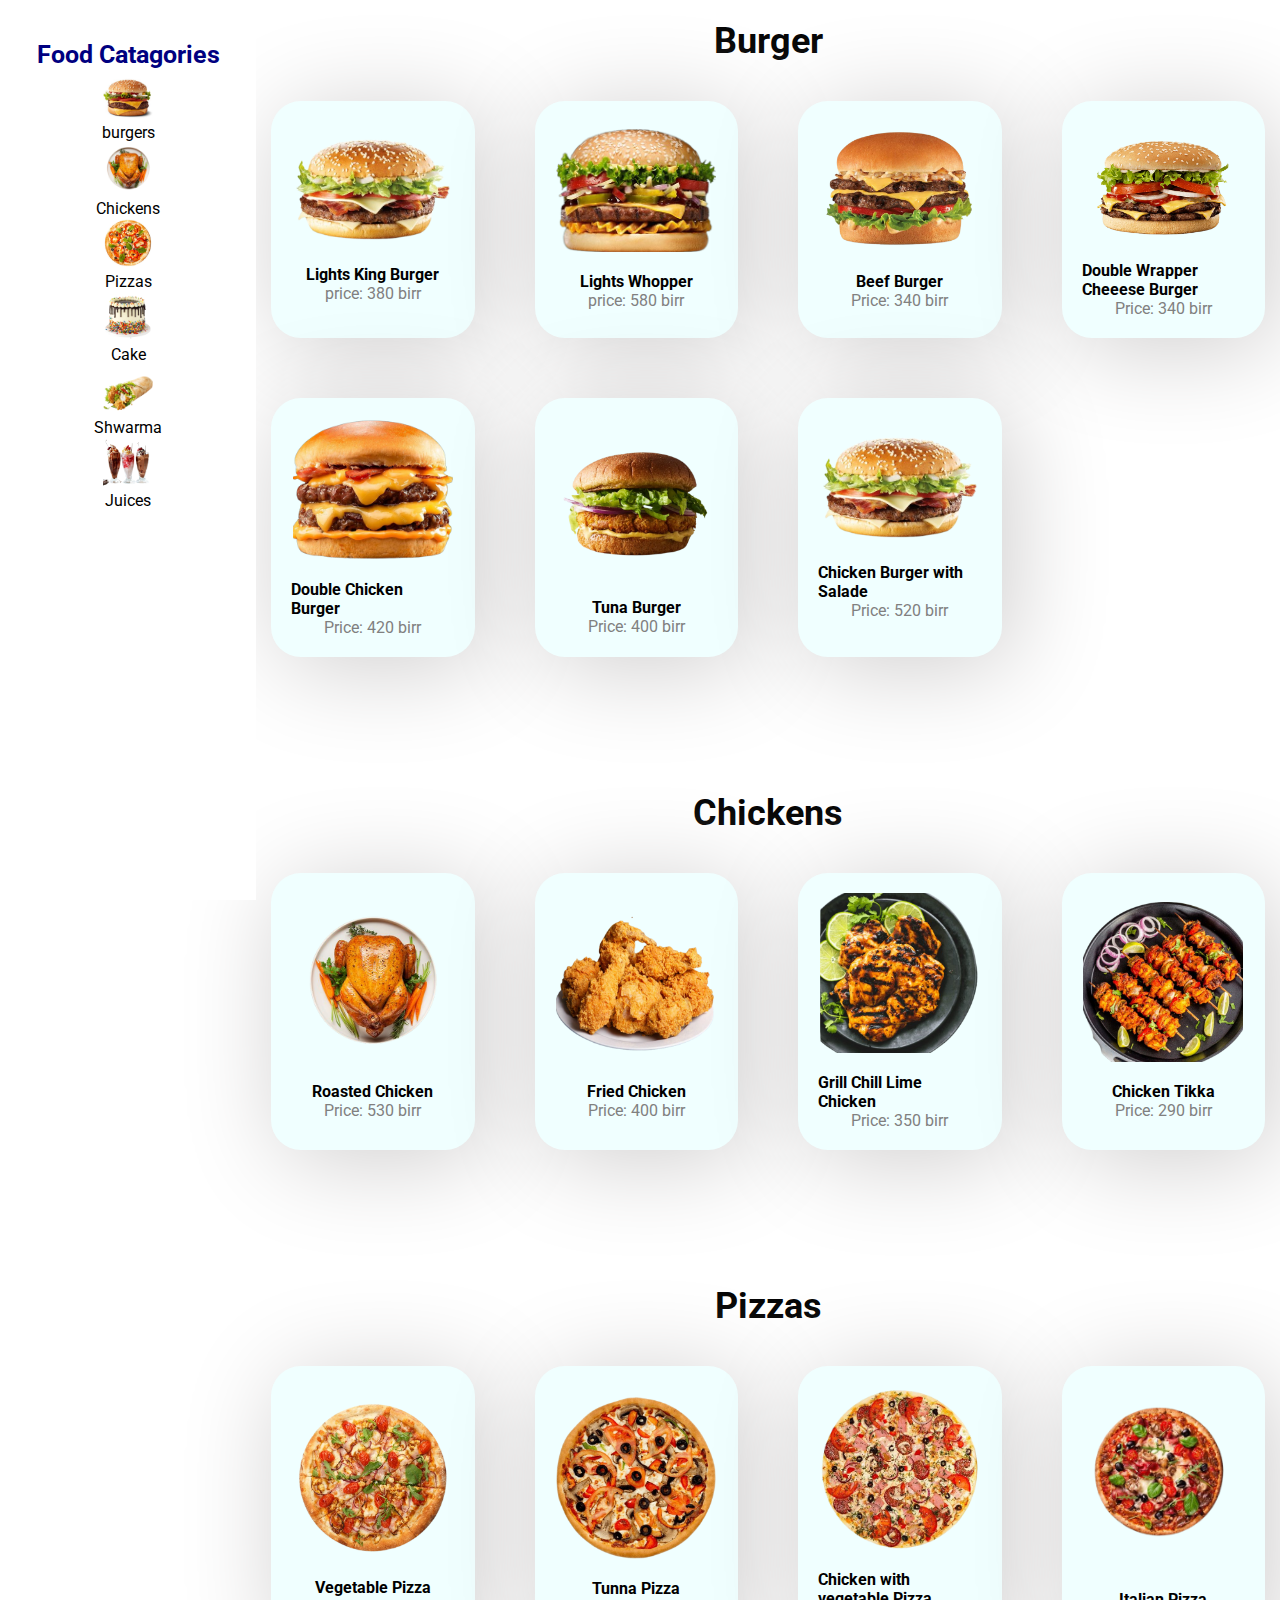
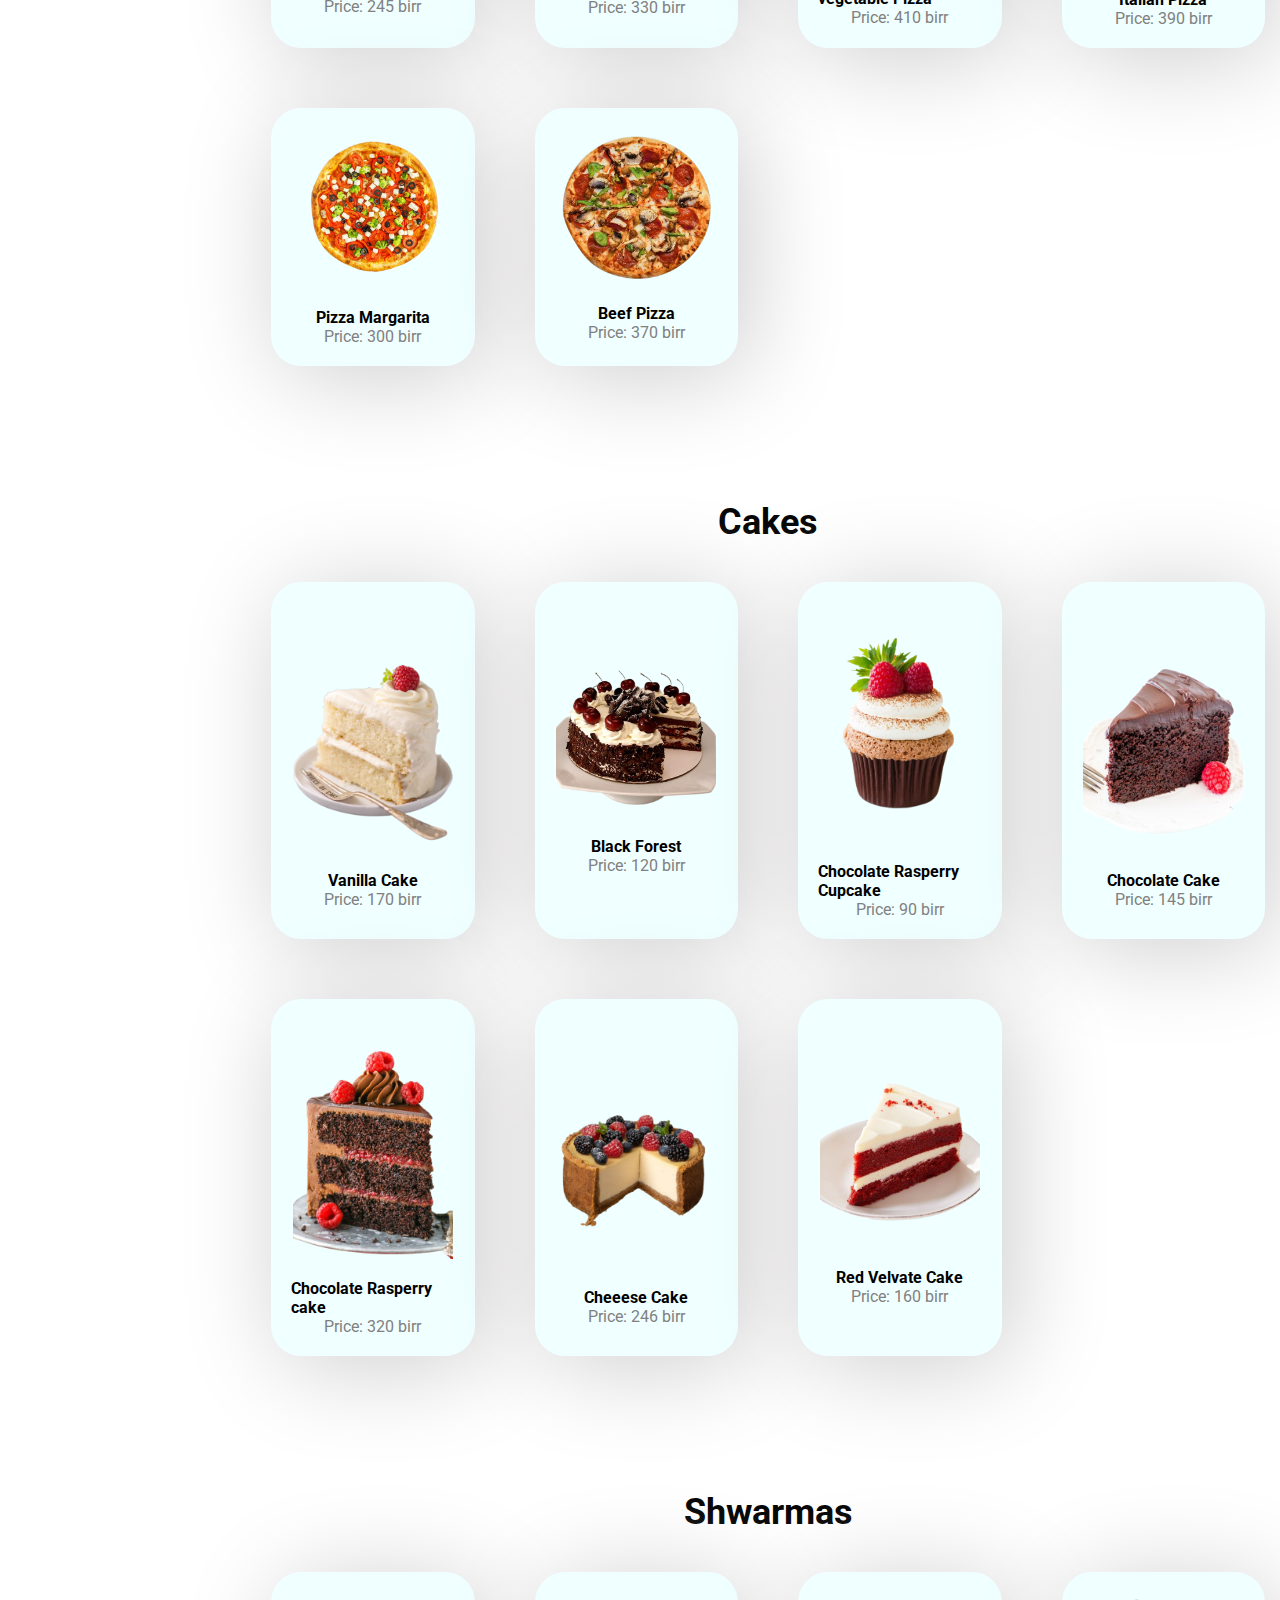
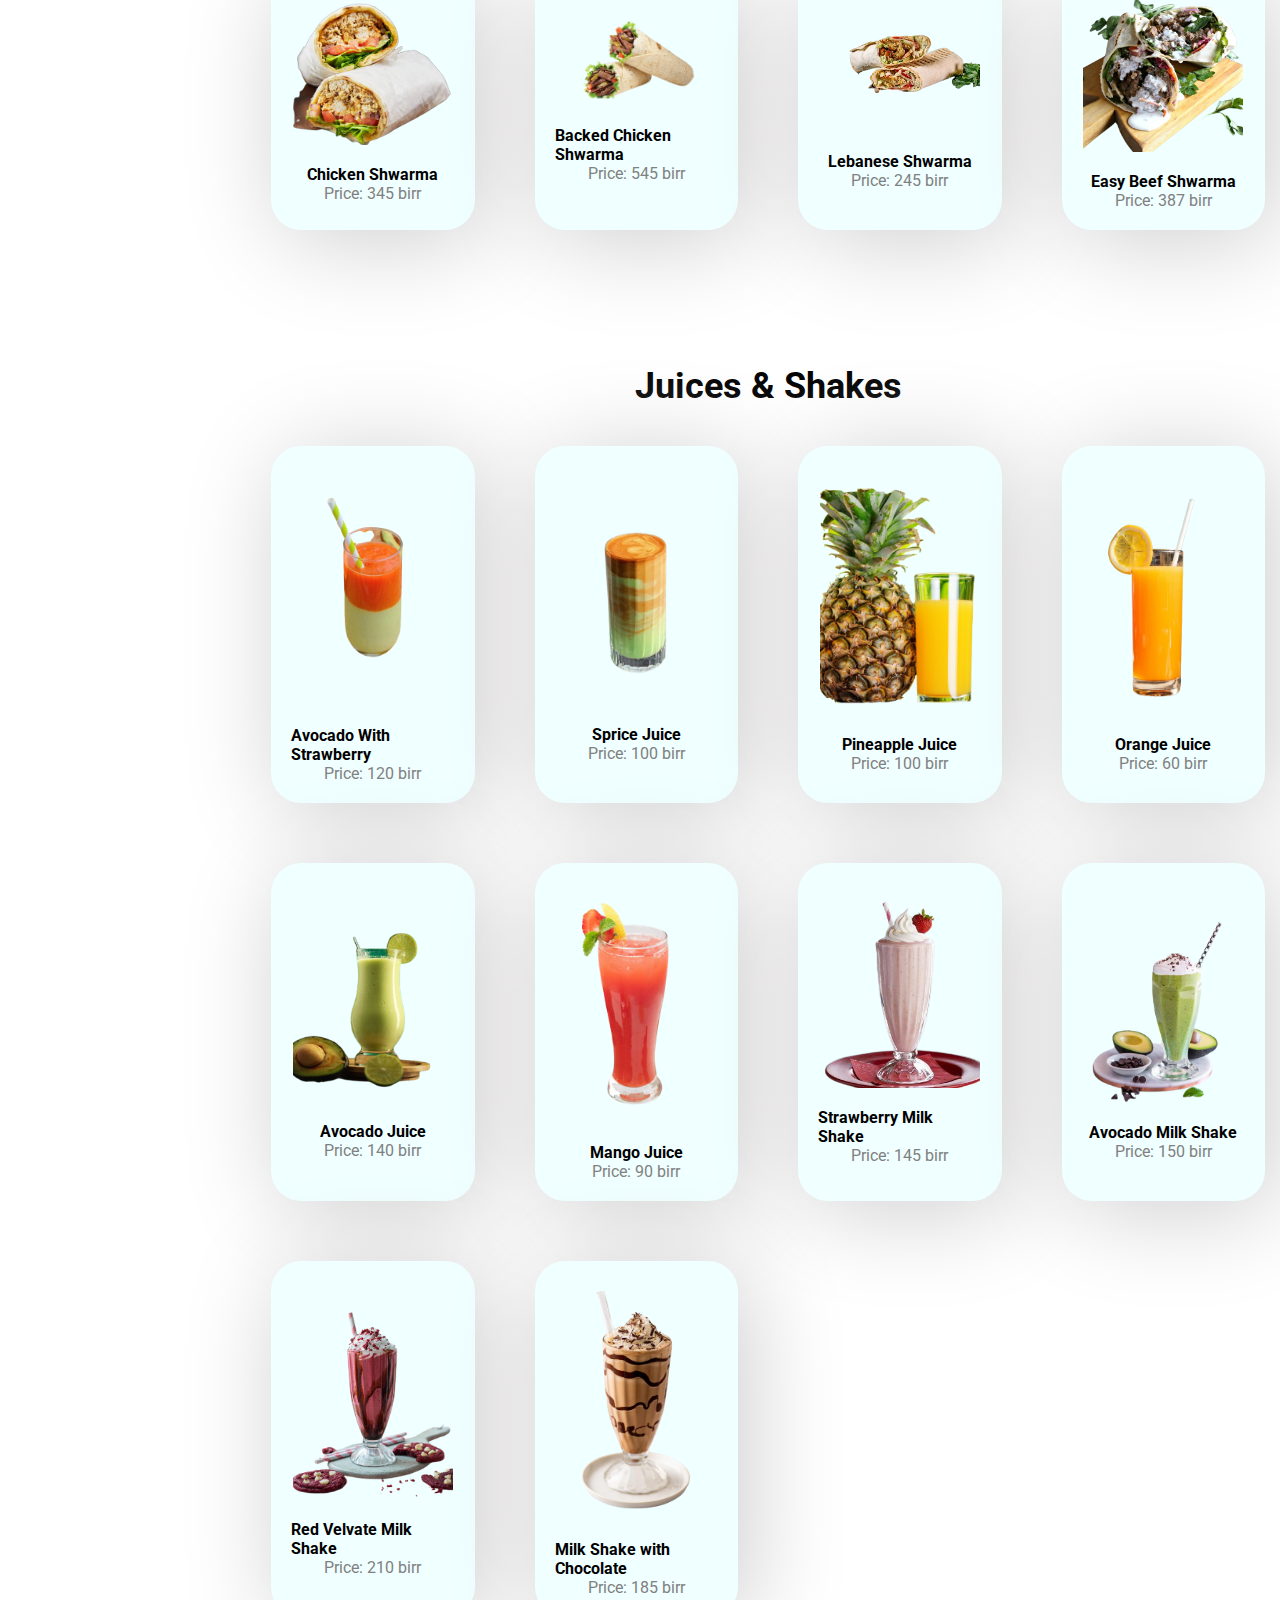
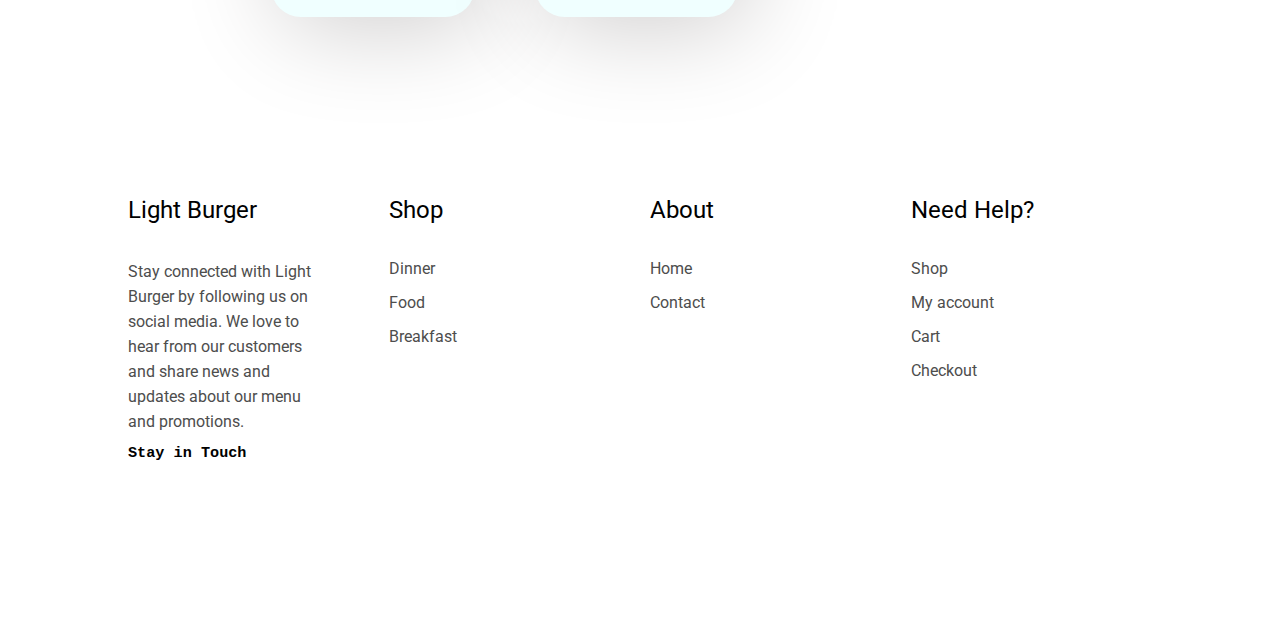
<file: menu.html>
<!DOCTYPE html>
<html lang="en">
<head>
    <meta charset="UTF-8">
    <meta name="viewport" content="width=device-width, initial-scale=1.0">
    <title>Menu</title>
    <link rel="stylesheet" href="style sheet/menu.css">
    <link rel="stylesheet" href="style sheet/light.css">
    <link rel="stylesheet" href="style sheet/pageResponsive.css">
    <link rel="stylesheet" href="https://cdnjs.cloudflare.com/ajax/libs/font-awesome/6.4.2/css/all.min.css" integrity="sha512-z3gLpd7yknf1YoNbCzqRKc4qyor8gaKU1qmn+CShxbuBusANI9QpRohGBreCFkKxLhei6S9CQXFEbbKuqLg0DA==" crossorigin="anonymous" referrerpolicy="no-referrer" />
</head>
<body>
    <div class="container">
      <div class="side-bar">
        <div class="container2">
          <h4 class="food-cat">Food Catagories</h4>
              <a href="#first-scroll"><img src="./menu-images/mac.jpg" ></a>
              <a href="#first-scroll">burgers</a>
              <a href="#second-scroll"><img src="./menu-images/Roasted_Chicken_with_Vegetables-removebg-preview.png" ></a>
              <a href="#second-scroll">Chickens</a>
              <a href="#third-scroll"><img src="./menu-images/Premium Photo _ Delicious classic italian pizza with mozzarella.jpg" ></a>
              <a href="#third-scroll">Pizzas</a>
              <a href="#fourth-scroll"><img src="./menu-images/Sprinkle_Birthday_Cake___Hungry_Happenings-removebg-preview.png" ></a>
              <a href="#fourth-scroll">Cake</a>
              <a href="#fifth-scroll"><img src="./menu-images/wrap-removebg-preview.png" ></a>
              <a href="#fifth-scroll">Shwarma</a>
              <a href="#six-scroll"><img src="./menu-images/Junior_Chef_Classes__Shakes_-removebg-preview.png" ></a>
              <a href="#six-scroll">Juices</a>
              <!-- <a href="index.html"><button id="back-to-main">Back to main page</button></a> -->
        </div>
      </div>
      <div class="main">
        <img id="btn" src="./img/menu.png" width="40px">
        <h2 id="first-scroll">Burger</h2>
        <div class="burger-section">
          <div class="items"><img src="./burger/new-removebg-preview.png">
            <div  class=" for-all prices1">
              <p id="name">Lights King Burger</p>
              <p id="amount">price: 380 birr</p>
            </div>
          </div>
          <div class="items"><img src="./burger/Burger_King_Whoppers-removebg-preview-cut.png">
            <div  class=" for-all prices2">
              <p id="name">Lights Whopper</p>
              <p id="amount">price: 580 birr</p>
            </div>
          </div>
          <div class="items"><img src="./burger/Carl_s_Jr__Debuts_New_California_Classic_Double_Cheeseburger-removebg-preview.png" >
            <div class=" for-all prices3">
              <p  id="name">Beef Burger</p>
              <p id="amount">Price: 340 birr</p>
            </div>
          </div>
          <div class="items"><img src="./burger/Double_Whopper__Cheese-removebg-preview.png" >
            <div class=" for-all prices4">
              <p  id="name">Double Wrapper Cheeese Burger</p>
              <p id="amount">Price: 340 birr</p>
            </div>
          </div>
          <div class="items"><img src="./burger/replace beef.png" alt="">
            <div class=" for-all prices5 ">
              <p  id="name">Double Chicken Burger</p>
              <p id="amount">Price: 420 birr</p>
            </div>
          </div>
          <div class="items"><img src="./burger/Air_Fried_Crispy_Tuna_Burgers___Recipes___WW_USA-removebg-preview.png">
            <div class=" for-all prices6">
              <p  id="name">Tuna Burger </p>
              <p id="amount">Price: 400 birr</p>
          </div>
          </div>
          <!-- <div class="items"><img src="./burger/The_Best___Worst_Menu_Items_at_McDonald_s__According_to_RDs-removebg-preview.png" alt="">
            <div class=" for-all prices7 ">
              <p  id="name">Chicken with Vegetable Burger</p>
              <p id="amount">Price: 420 birr</p>
            </div>
          </div> -->
          <div class="items"><img src="./burger/new-removebg-preview.png" alt="">
            <div class=" for-all prices8 ">
              <p  id="name">Chicken Burger with Salade</p>
              <p id="amount">Price: 520 birr</p>
            </div>
          </div>
        </div>
        <h2 id="second-scroll">Chickens</h2>
        <div class="burger-section">
          <div class="items"><img src="./chicken/Roasted_Chicken_with_Vegetables-removebg-preview.png" alt="">
            <div class=" for-all prices7 ">
              <p  id="name">Roasted Chicken</p>
              <p id="amount">Price: 530 birr</p>
            </div>
          </div>
          <div class="items"><img src="./chicken/Fried_Chicken_Recipe__How_to_make_Fried_Chicken_Recipe_at_Home___Homemade_Fried_Chicken_Recipe_-_Times_Food-removebg-preview.png" alt="">
            <div class=" for-all prices7 ">
              <p  id="name">Fried Chicken</p>
              <p id="amount">Price: 400 birr</p>
            </div>
          </div>
          <div class="items"><img src="./chicken/Grilled_Chili_Lime_Chicken-removebg-preview.png" alt="">
            <div class=" for-all prices7 ">
              <p  id="name">Grill Chill Lime Chicken</p>
              <p id="amount">Price: 350 birr</p>
            </div>
          </div>
          <div class="items"><img src="./chicken/Best_Ever_Homemade_Chicken_Tikka-removebg-preview.png" alt="">
            <div class=" for-all prices7 ">
              <p  id="name">Chicken Tikka</p>
              <p id="amount">Price: 290 birr</p>
            </div>
          </div>
        </div>
        <h2 id="third-scroll">Pizzas</h2>
        <div class="burger-section">
          <div class="items"><img src="./pizzas/by-removebg-preview.png" alt="">
            <div class=" for-all prices7 ">
              <p  id="name">Vegetable Pizza</p>
              <p id="amount">Price: 245 birr</p>
            </div>
          </div>
          <div class="items"><img src="./pizzas/hello-removebg-preview.png" alt="">
            <div class=" for-all prices7 ">
              <p  id="name">Tunna Pizza</p>
              <p id="amount">Price: 330 birr</p>
            </div>
          </div>
          <div class="items"><img src="./pizzas/pizz.png" alt="">
            <div class=" for-all prices7 ">
              <p  id="name">Chicken with vegetable Pizza</p>
              <p id="amount">Price: 410 birr</p>
            </div>
          </div>
          <div class="items"><img src="./pizzas/hii-removebg-preview.png" alt="">
            <div class=" for-all prices2 ">
              <p  id="name">Italian Pizza</p>
              <p id="amount">Price: 390 birr</p>
            </div>
          </div>
          <div class="items"><img src="./pizzas/Pizza_de_tomate_fresco_saboroso_isolada_no_branco__vista_superior___Foto_Premium-removebg-preview.png" alt="">
            <div class=" for-all prices7 ">
              <p  id="name">Pizza Margarita</p>
              <p id="amount">Price: 300 birr</p>
            </div>
          </div>
          <div class="items"><img src="./pizzas/Vdelight_Special_Veg_Pizza-removebg-preview.png" alt="">
            <div class=" for-all prices7 ">
              <p  id="name">Beef Pizza</p>
              <p id="amount">Price: 370 birr</p>
            </div>
          </div>
          
        </div>
        <h2 id="fourth-scroll">Cakes</h2>
        <div class="burger-section">
          <div class="items"><img src="./cakes/Best_White_Cake_Recipe_-_Baker_by_Nature-removebg-preview.png" alt="">
            <div class=" for-all prices7 ">
              <p  id="name">Vanilla Cake</p>
              <p id="amount">Price: 170 birr</p>
            </div>
          </div>
          <div class="items special3"><img src="./cakes/Black_Forest_Cherry_Cake____CraftyBaking___Formerly_Baking911-removebg-preview.png" alt="">
            <div class=" for-all prices7 ">
              <p  id="name">Black Forest</p>
              <p id="amount">Price: 120 birr</p>
            </div>
          </div>
          <div class="items"><img src="./cakes/Chocolate_Angel_Food_Cupcakes_with_Chocolate_Cream_Cheese_Whipped_Cream_-_Cooking_Classy-removebg-preview.png" alt="">
            <div class=" for-all prices7 ">
              <p  id="name">Chocolate Rasperry Cupcake</p>
              <p id="amount">Price: 90 birr</p>
            </div>
          </div>
          <div class="items"><img src="./cakes/Chocolate_Mud_Cake-removebg-preview.png" alt="">
            <div class=" for-all prices7 ">
              <p  id="name">Chocolate Cake</p>
              <p id="amount">Price: 145 birr</p>
            </div>
          </div>
          <div class="items"><img src="./cakes/Chocolate_Raspberry_Layer_Cake_-_A_Heavenly_Chocolate_Dessert-removebg-preview.png" alt="">
            <div class=" for-all prices7 ">
              <p  id="name">Chocolate Rasperry cake</p>
              <p id="amount">Price: 320 birr</p>
            </div>
          </div>
          <div class="items"><img src="./cakes/Easy_Cheesecake_Recipe_-_El_Mundo_Eats-removebg-preview.png" alt="">
            <div class=" for-all prices7 ">
              <p  id="name">Cheeese Cake</p>
              <p id="amount">Price: 246 birr</p>
            </div>
          </div>
          <!-- <div class="items special"><img src="./cakes/now.png" alt="">
            <div class=" for-all prices7 ">
              <p  id="name">Chicken Tikka</p>
              <p id="amount">Price: 420 birr</p>
            </div>
          </div> -->
          <div class="items special2"><img src="./cakes/Red_Velvet_Cake_with_Cream_Cheese_Frosting___easygayoven-removebg-preview.png" alt="">
            <div class=" for-all prices7 ">
              <p  id="name">Red Velvate Cake</p>
              <p id="amount">Price: 160 birr</p>
            </div>
          </div>
        </div>
        <h2 id="fifth-scroll">Shwarmas</h2>
        <div class="burger-section">
          <div class="items"><img src="./shwarma/Food_Photography-removebg-preview cut.png" alt="">
            <div class=" for-all prices7 ">
              <p  id="name">Chicken Shwarma</p>
              <p id="amount">Price: 345 birr</p>
            </div>
          </div>
          <div class="items"><img src="./shwarma/Kebab_PNG_-_Free_Download-removebg-preview.png" alt="">
            <div class=" for-all prices7 ">
              <p  id="name">Backed Chicken Shwarma</p>
              <p id="amount">Price: 545 birr</p>
            </div>
          </div>
          <div class="items"><img src="./shwarma/37_Most_Popular_Lebanese_Foods-removebg-preview.png" alt="">
            <div class=" for-all prices7 ">
              <p  id="name">Lebanese Shwarma</p>
              <p id="amount">Price: 245 birr</p>
            </div>
          </div>
          <div class="items"><img src="shwarma/Homemade_Doner_Kebab_Recipe-removebg-preview.png" alt="">
            <div class=" for-all prices7 ">
              <p  id="name">Easy Beef Shwarma</p>
              <p id="amount">Price: 387 birr</p>
            </div>
          </div>
        </div>
        <h2 id="six-scroll">Juices & Shakes</h2>
        <div class="burger-section">
          <div class="items"><img src="./juices and shakes/9_Reasons_to_Throw_Papaya_in_Your_Shopping_Cart_While_It_s_in_Season-removebg-preview.png" alt="">
            <div class=" for-all prices7 ">
              <p  id="name">Avocado With Strawberry</p>
              <p id="amount">Price: 120 birr</p>
            </div>
          </div>
          <div class="items"><img src="./juices and shakes/Dirty_Avocado_Shake-removebg-preview.png" alt="">
            <div class=" for-all prices7 ">
              <p  id="name">Sprice Juice</p>
              <p id="amount">Price: 100 birr</p>
            </div>
          </div>
          <div class="items"><img src="./juices and shakes/Healthy_fruit_juse_give_thousands_benefits-removebg-preview.png" alt="">
            <div class=" for-all prices7 ">
              <p  id="name">Pineapple Juice</p>
              <p id="amount">Price: 100 birr</p>
            </div>
          </div>
          <div class="items"><img src="./juices and shakes/Mango_Avocado_Smoothie___Cooking___Cats-removebg-preview.png" alt="">
            <div class=" for-all prices7 ">
              <p  id="name">Orange Juice</p>
              <p id="amount">Price: 60 birr</p>
            </div>
          </div>
          <div class="items"><img src="juices and shakes/Premium_Photo___Avocado_juice-removebg-preview.png" alt="">
            <div class=" for-all prices7 ">
              <p  id="name">Avocado Juice</p>
              <p id="amount">Price: 140 birr</p>
            </div>
          </div>
          <div class="items"><img src="juices and shakes/Strawberry_Juice_Recipe__A_Simple_Drink_for_Strawberry_Lovers-removebg-preview.png" alt="">
            <div class=" for-all prices7 ">
              <p  id="name">Mango Juice</p>
              <p id="amount">Price: 90 birr</p>
            </div>
          </div>
          <div class="items"><img src="juices and shakes/shakes (2).png" alt="">
            <div class=" for-all prices7 ">
              <p  id="name">Strawberry Milk Shake</p>
              <p id="amount">Price: 145 birr</p>
            </div>
          </div>
          <div class="items"><img src="./juices and shakes/shakes (3).png" alt="">
            <div class=" for-all prices7 ">
              <p  id="name">Avocado Milk Shake</p>
              <p id="amount">Price: 150 birr</p>
            </div>
          </div>
          <div class="items"><img src="juices and shakes/shakes.png" alt="">
            <div class=" for-all prices7 ">
              <p  id="name">Red Velvate Milk Shake</p>
              <p id="amount">Price: 210 birr</p>
            </div>
          </div>
          <div class="items"><img src="juices and shakes/shakex.png" alt="">
            <div class=" for-all prices7 ">
              <p  id="name">Milk Shake with Chocolate</p>
              <p id="amount">Price: 185 birr</p>
            </div>
          </div>
          
        </div>
      </div>
      
    </div>
    
    <div class="cover" id="shadow">
      <div class="container3">
        <h4>Food Catagories</h4>
            <div onclick="fun1();" id="row2"><a href="#first-scroll"><img src="./menu-images/mac.jpg" ></a>
              <a id="row2"  href="#first-scroll">burgers</a></div>
            <div onclick="fun1();" id="row2"> <a href="#second-scroll"><img src="./menu-images/Roasted_Chicken_with_Vegetables-removebg-preview.png" ></a>
              <a href="#second-scroll">Chickens</a></div>
            <div onclick="fun1();" id="row2"><a href="#third-scroll"><img src="./menu-images/Premium Photo _ Delicious classic italian pizza with mozzarella.jpg" ></a>
              <a href="#third-scroll">Pizzas</a></div>
            <div  onclick="fun1();" id="row2"><a href="#fourth-scroll"><img src="./menu-images/Sprinkle_Birthday_Cake___Hungry_Happenings-removebg-preview.png" ></a>
              <a href="#fourth-scroll">Cake</a></div>
            <div  onclick="fun1();" id="row2"><a href="#fifth-scroll"><img src="./menu-images/wrap-removebg-preview.png" ></a>
              <a href="#fifth-scroll">Shwarma</a></div>
            <div  onclick="fun1();" id="row2"><a href="#six-scroll"><img src="./menu-images/Junior_Chef_Classes__Shakes_-removebg-preview.png" ></a>
              <a href="#six-scroll">Juices</a></div>
      </div>
    </div>
    <!-- footer section -->
    <div class="footer-section">
      <div class="footer">
        <span>Light Burger</span>
        <p>
          Stay connected with Light Burger by following us on social media. We
          love to hear from our customers and share news and updates about our
          menu and promotions.
        </p>
        <h3 id="Stay">Stay in Touch</h3>
        <div class="footer-social-media">
          <a
            href="https://www.tiktok.com/@lightburgernchicken?is_from_webapp=1&sender_device=pc"
            ><i class="fa-brands fa-tiktok" style="color: #000000"></i
          ></a>
          <a href="https://t.me/lightburgernchicken"
            ><i class="fa-brands fa-telegram" style="color: #155ad1"></i
          ></a>
          <a href="https://www.instagram.com/light_burgerhawassa/"
            ><i class="fa-brands fa-instagram" style="color: #d21985"></i
          ></a>
        </div>
      </div>
      <div class="footer">
        <span>Shop</span>
        <div class="lined-footer">
          <a href="">Dinner</a>
          <a href="">Food</a>
          <a href="">Breakfast</a>
        </div>
      </div>
      <div class="footer">
        <span>About</span>
        <div class="lined-footer">
          <a href="index.html">Home</a>
          <a href="contact.html">Contact</a>
        </div>
      </div>
      <div class="footer">
        <span>Need Help?</span>
        <div class="lined-footer">
          <a href="">Shop</a>
          <a href="">My account</a>
          <a href="">Cart</a>
          <a href="">Checkout</a>
        </div>
      </div>
    </div>
    <script src="lights.js"></script>
</body>
</html>
</file>
<file: style sheet/menu.css>
@import url('https://fonts.googleapis.com/css2?family=Pacifico&family=Roboto:ital,wght@0,400;0,500;1,300;1,400&family=Ubuntu:ital,wght@0,300;0,400;1,300&display=swap');

*{
    margin: 0;
    padding: 0;
    box-sizing: border-box;
    font-family: 'Pacifico', cursive;
    font-family: 'Roboto', sans-serif;
    font-family: 'Ubuntu', sans-serif;
}
html{
    scroll-behavior: smooth;
}
#btn{
    padding: 1px;
    border-radius: 20px;
    border: none;
    color: white;
    background-color: antiquewhite;
    border-radius: 100%;
    top: 3%;
    position: fixed;
    z-index: 1;
    display: none;
}


.burger-section{
    max-width: 100%;
    background-color: white;
    margin: 100px auto;
    padding: 15px;
    display: grid;
    grid-template-columns: repeat(auto-fill, minmax(200px, 1fr));
    gap: 60px;
    margin-top: -1px;
    padding-top: 40px;

}
.for-all{
    display: flex;
    flex-direction: column;
    align-items: center;
    justify-content: center;
    margin-top: 20px;
}

#name{
    color: black;
    font-size: 16px;
    font-weight: bold;
}

#amount{
    color: gray;
}

.pizza-section{
    max-width: 100%;
    background-color: rgb(81, 165, 42);
    margin: 100px auto;
    padding: 15px;
    display: grid;
    grid-template-columns: repeat(auto-fill, minmax(200px, 1fr));
    gap: 20px;
}
.pizzas{
    padding: 60px;
    background-color: blueviolet;
}
.items{
    padding: 20px;
    background-color: azure;
    border-radius: 30px;
    box-shadow: 10px 10px 100px rgb(207, 205, 205);
    display: flex;
    align-items: center;
    justify-content: center;
    flex-direction: column;
}

.prices4{

}

.main{
    width:100%;
    padding-left: 20%;
    background-color:;
}
.main h2{
    text-align: center;
    padding-top: 20px;
    padding-bottom: 0px;
    font-size: 36px;
}

.side-bar{
    background-color: white;
    position: absolute;
    top: 0;
    bottom: 0;
    width: 20%;
    

}
#back-to-main{
    padding: 7px 10px;
    border: none;
    color: white;
    background-color: black;
    position:absolute;
    bottom: 30px;
    left: 30px;
    border-radius: 20px;
    cursor: pointer;
    transition: 0.4s ease-in-out ;
}
#back-to-main:hover{
    background-color: white;
    color: black;
    border: 1px solid;
    transform: scale(1);
}
.items img{
    width: 160px;
}

.container2 h4{
    padding-top: 40px;
    font-size: 25px;
    color: navy;
    cursor: pointer;

}
.container3 h4{
    padding-top: 40px;
    font-size: 25px;
    color: navy;
    cursor: pointer;

}
.container2 a{
    text-decoration: none;
    color: black;
    cursor: pointer;
}
.container3 a{
    text-decoration: none;
    color: black;
    cursor: pointer;
    
}
.container2{
    display: flex;
    align-items: center;
    justify-content: center;
    flex-direction: column;
}
.container3{
    display: flex;
    align-items: center;
    justify-content: center;
    flex-direction: column;
}
.container2 img, .container3 img{
    width: 50px;
}
.container3{
    display: no;
}
.food-list img{
    width: 50px;
    padding-top: 20px;
} 

.menu-list{
    padding: 20px;
    background-color: brown;
    color: white;
    border: none;
    text-align: center;
    cursor: pointer;
    z-index: 1;
    position: fixed;
    display: none;
}
.menu-wrape{
    background-color: red;
    width: 300px;
    max-height:600px ;
    /* position: absolute; */
    top: 100px;
    margin-left: -120px;
    border-radius: 30px;
}
.menu-wrape h3{
    text-align: center;
    color: #fff;
}
.food-list{
    display: flex;
    align-items: center;
    justify-content: center;
    flex-direction: column;
}
.container3{
    display: none;
}

@media(max-width: 898px){
    .side-bar{
        display: none;
    }
    .main{
        padding-right: 160px;
    }
    #btn{
        top: 5%;
        left: 5%;
        position: fixed;
        display: block;
        cursor: pointer;
    }
    .cover{
        width: 0;
        height: 0;
        position: fixed;
        background-color: azure;
        top: 0;
        left: 0;
        display: flex;
        align-items: center;
        justify-content: center;
        overflow: hidden;
        border-bottom-left-radius: 100%;
        transition: width 0.5s, height 0.5s, border-radius 0.5s;
    }
    .cover.open-It{
        width: 100%;
        height: 100vh;
        border-bottom-left-radius: 0%;

    }
    .container3{
        display:flex;
        align-items: center;
        justify-content: center;
    }
}
@media(max-width:918px){
    .food-cat{
    font-size: 15px;
    color: blueviolet;
    }
}
#row2{
    display: flex;
    align-items: center;
    justify-content: center;
    flex-direction: column;
    padding-top: 20px;
}
</file>
<file: style sheet/light.css>
@import url("https://fonts.googleapis.com/css2?family=Karla:ital,wght@1,200;1,300&family=Pacifico&family=Roboto:ital,wght@0,400;0,500;1,300;1,400&family=Ubuntu:ital,wght@0,300;0,400;1,300&display=swap");

* {
  margin: 0;
  font-family: "Roboto", sans-serif;
}
html {
  scroll-behavior: smooth;
}
/* nav bar */
.fas {
  display: none;
}
.fa-bars {
  color: red;
  cursor: pointer;
  font-size: 25px;
}
/* Hero section starts */
.landing-page {
  width: 100%;
  min-height: 100vh;
  background: linear-gradient(rgba(0, 0, 0, 0.5), rgba(0, 0, 0, 0.5)),
    url(../img/image.png);
  background-position: center;
  background-size: cover;
  
}
.hero{
  max-width: 500px;
  display: flex;
  flex-direction: column;
  gap: 20px;
  color: white;
  position: absolute;
  top: 30%;
  left: 10%;
  padding: 20px;
}
.spacing h2 {
  font-size: 45px;
}
.spacing span {
  color: yellowgreen;
}
#col2 {
  font-size: 15px;
  color: rgb(207, 195, 195);
  padding-top: 5px;
}
.hero button {
  padding: 10px 40px;
  border-radius: 20px;
  background-color: yellowgreen;
  border: none;
  outline: none;
  text-decoration: none;
  font-size: 16px;
  color: white;
  transition: 0.5s ease-in-out;
}
.hero button:hover {
  background-color: white;
  color: black;
}
.hero div{
  background-color: ;
}
/* navigation part */
.nav-bar {
  display: flex;
  align-items: center;
  justify-content: space-between;
  width: 100%;
  height: 70px;
  left: 0;
  top: 0;
  position: fixed;
  background-color: transparent;
  transform: background-color 0.4s ease-in-out;
  z-index: 1;
}
.nav-bar.scrolled {
  background-color: white;
  border-bottom: 1px solid rgb(195, 187, 187);
}
.nav-lists {
  float: right;
  margin-right: 100px;
}

ul {
  display: flex;
  align-items: center;
}
ul li {
  list-style: none;
  padding-left: 40px;
  font-family: sans-serif;
}
.nav-bar li a {
  text-decoration: none;
  color: white;
  font-size: 17px;
  transition: color 0.4s ease-in-out;
}
.nav-bar li a:hover {
  color: orangered;
}
.nav-bar.scrolled li a {
  color: rgb(96, 250, 199);
  opacity: 0.9;
}
.nav-bar img {
  width: 40px;
  padding-left: 70px;
}
#menu-btn {
  position: fixed;
  top: 3%;
  z-index: 1;
}

/* Hero section ends */

/* About US section starts */
.second-page {
  background-color: rgb(244, 248, 253);
  display: flex;
  flex-direction: row;
  align-items: center;
  justify-content: center;
  padding: 5% 0;
  column-gap: 30px;
}
.picture-section {
  flex-basis: 50%;
  padding-left: 5%;
}
.about-us-picture {
  width: 100%;
  height: 70vh;
  object-fit: contain;
}
.content {
  flex-basis: 50%;
  padding-right: 5%;
}

.content article {
  color: #2270e2;
  font-size: 22px;
  font-family: "Roboto", sans-serif;
  margin-bottom: 20px;
}
.content h2 {
  font-size: 40px;
  color: #212121;
  font-family: "Roboto", sans-serif;
}
.content p {
  font-size: 15px;
  color: #4d4d4d;
  font-family: "Roboto", sans-serif;
  word-spacing: 1px;
  line-height: 25px;
  margin-top: 20px;
}
/* About US section starts */

/* why choose us section starts */

.why-choose-us {
  width: 100%;
  display: flex;
  flex-direction: column;
  align-items: center;
  justify-content: center;
  background-color: #f9f9f9;
}
.head-one {
  padding-top: 60px;
  color: rgb(42, 38, 38);
}
.why-section {
  display: grid;
  grid-template-columns: repeat(auto-fill, minmax(260px, 1fr));
  gap: 40px;
  padding: 40px 6%;
  padding-bottom: 100px;
}
.types {
  width: 100%;
  background-color: rgb(210, 220, 220);
  border-radius: 20px;
  display: flex;
  justify-content: center;
  align-items: center;
  flex-direction: column;
}
.types h2 {
  padding-top: 20px;
  text-align: center;
  color: rgb(102, 102, 132);
}
.types p {
  align-items: center;
  padding: 15px 15px 15px 15px;
  color: black;
  font-family: "Karla", sans-serif;
  font-family: "Pacifico", cursive;
  font-family: "Roboto", sans-serif;
  font-family: "Ubuntu", sans-serif;
}
.types img {
  padding: 0px;
  width: 80px;
}
#third {
  width: 95px;
  padding-top: 0px;
}
#fourth {
  padding-top: 15px;
}
/* why choose us section ends*/

/* Testimonial section starts */
.testimonial-container {
  display: flex;
  flex-grow: 1;
  justify-content: center;
  align-items: center;
  padding: 15% 0;
  position: relative;
}
.profile {
  display: flex;
  align-items: center;
  justify-content: center;
  column-gap: 20px;
}
.testimonial-content h1 {
  color: #2270e2;
  text-align: center;
  font-size: 40px;
  padding-top: 50px;
}
.chevron-left-and-right {
  display: flex;
  padding: 5% 10%;
  align-items: center;
}
.chevron-left-and-right i {
  font-size: 30px;
  padding: 10px 25px;
  border-radius: 50px;
  cursor: pointer;
  transition: background-color 0.6s;
}
.chevron-left-and-right i:hover {
  background-color: bisque;
}

.chevron-left {
  padding-right: 40px;
}
.chevron-right {
  padding-left: 40px;
}
.testimonial {
  width: 100%;
  height: 200px;
  background-color: #f9f9f9;
  padding: 40px;
  border-radius: 8px;
  box-shadow: 0 2px 4px rgba(0, 0, 0, 0.1);
  text-align: center;
  opacity: 0;
  position: absolute;
  transition: opacity 0.5s ease-in-out;
  box-shadow: rgba(0, 0, 0, 0.35) 0px 5px 15px;
}

.testimonial img {
  width: 100px;
  height: 100px;
  object-fit: cover;
  border-radius: 50%;
  margin-bottom: 10px;
}

/* Testimonial section ends */

/* footer section starts */

.footer-section {
  display: flex;
  column-gap: 20px;
  margin: 0 10%;
  padding: 5% 0;
}
.footer {
  flex-basis: 25%;
  height: 40vh;
}
.footer span {
  font-size: 24px;
}

.footer a {
  display: block;
  margin-bottom: 15px;
  color: rgb(77, 77, 77);
  text-decoration: none;
}

.footer p {
  width: 200px;
  color: rgb(77, 77, 77);
  margin-top: 35px;
  line-height: 25px;
}
.lined-footer {
  margin-top: 35px;
}
.footer-social-media {
  display: flex;
  margin-top: 20px;
}
.footer-social-media i {
  margin-right: 15px;
  font-size: 20px;
}
#Stay {
  padding-top: 10px;
  font-family: monospace;
}
/* footer section ends */
</file>
<file: style sheet/pageResponsive.css>
@media (max-width: 929px) {
  .buffalo-burger-picture {
    display: none;
  }
  .head-text {
    display: flex;
    align-items: center;
    justify-content: center;
    flex-direction: column;
  }
}
@media (max-width: 880px) {
  .discription {
    font-size: 13px;
  }
  .head-text h1 {
    font-size: 33px;
  }
}
@media (max-width: 805px) {
  .footer-section {
    display: flex;
    flex-direction: column;
  }
  .footer p {
    width: 100%;
    color: rgb(77, 77, 77);
    margin-top: 35px;
    line-height: 25px;
  }
  .our-mission {
    height: 80vh;
  }
  nav ul li {
    font-size: 10px;
  }
  .chevron-left-and-right {
    padding: 20% 0;
  }
}
@media (max-width: 650px) {
  nav ul {
    background: rgba(0, 0, 0, 0.9);
    display: flex;
    flex-direction: column;
    position: fixed;
    top: 0;
    right: -110%;
    width: 100%;
    height: 100vh;
    padding-top: 50px;
    z-index: 2;
    transition: right 0.5s;
  }
  .testimonial img {
    width: 70px;
    height: 70px;
    object-fit: cover;
    border-radius: 50%;
    margin-bottom: 10px;
  }
  .testimonial p {
    font-size: 20px;
    padding-bottom: 20px;
  }
  .testimonial-content h1 {
    padding-bottom: 20px;
  }
  .fas {
    display: block;
    color: white;
  }
  nav ul li {
    display: flex;
    margin-top: 100px;
  }

  nav ul .fas {
    position: absolute;
    top: 25px;
    left: 50px;
    cursor: pointer;
  }
  .head-text h1 {
    font-size: 30px;
    flex-basis: 80%;
  }
  .clicks {
    flex-direction: column;
    row-gap: 10px;
    width: 150px;
  }
  .head-text h1 {
    font-size: 25px;
  }

  #fBtn,
  #sBtn {
    padding: 10px 10px;
  }
  .second-page {
    flex-wrap: wrap;
  }

  .about-us-picture {
    width: 100%;
    height: 50vh;
    object-fit: contain;
  }
  .picture-section {
    flex-basis: 100%;
    padding-left: 5%;
  }
  .content {
    flex-basis: 100%;
    padding-right: 5%;
    padding-left: 5%;
  }
  .content article,
  h2 {
    text-align: center;
    padding: 3% 0;
  }
}

@media (max-width: 680px) {
  .nav-lists li a{
    font-size: 15px;
  }
}
@media (max-width: 602px) {
  .about-us-picture {
    width: 540px;
  }
}

/* landing page responsiveness start */
@media(max-width:650px){
  .hero{
    position: absolute;
    top: 34%;
  }
  .spacing h2 {
    font-size: 47px;
  }
  #col1 p{
    position: absolute;
    top: 6%;
    left: 6%;
  }
  #col6{
    position: absolute;
    top: 25%;
    left: 5%;
  }
  .param{
    padding: 30px 10px;
  }
  .hero button {
    padding: 10px 20px;
    font-size: 14px;
  }
}
@media(max-width: 580px){
  #col5{
  }
}
@media(max-width: 585px){
  .spacing h2 {
    font-size: 40px;
  }
  .hero{
    position: absolute;
    top: 34%;
    left: 2%;
  }
  #col5{
    position: relative;
    left: -1%;
  }
}
@media(max-width: 460px){
  .spacing h2 {
    font-size: 30px;
  }
  .hero{
    position: absolute;
    top: 34%;
    left: 2%;
  }
  #col1{
    font-size: 12px;
  }
  #col5{
    position: relative;
    left: -2%;
  }
  #col2{
    position: relative;
    left: -3%;
    width: 300px;
  }
  .hero button {
    padding: 7px 7px;
    font-size: 12px;
  }
}










/* landing page ending */
















/* special testimonial re edition alert */


@media(max-width: 443px){
  .testimonial p{
    font-size: 16px;
  }
  .testimonial{
    width: 200px;
  }
  .profile h3{
    font-size:16px ;
  }
}
@media(max-width: 385px){
  .testimonial p{
    width: 110%;
    font-size: 15px;
  }
  .testimonial{
    width: 150px;
    height: 170px;
  }
}
@media(max-width: 320px){
  .testimonial p{
    width: 110%;
    font-size: 14px;
  }
  .testimonial{
    width: 130px;
    height: 200px;
  }
}
@media(max-width: 298px){
  .testimonial p{
    width: 110%;
    font-size: 14px;
  }
  .testimonial{
    width: 130px;
    height: 200px;
  }
}

@media(max-width: 520px){
  .footer-section{
    padding: 20% 0%;
  }
}
@media(max-width: 328px){
  .footer-section{
    padding: 40% 0%;
  }
}
</file>
